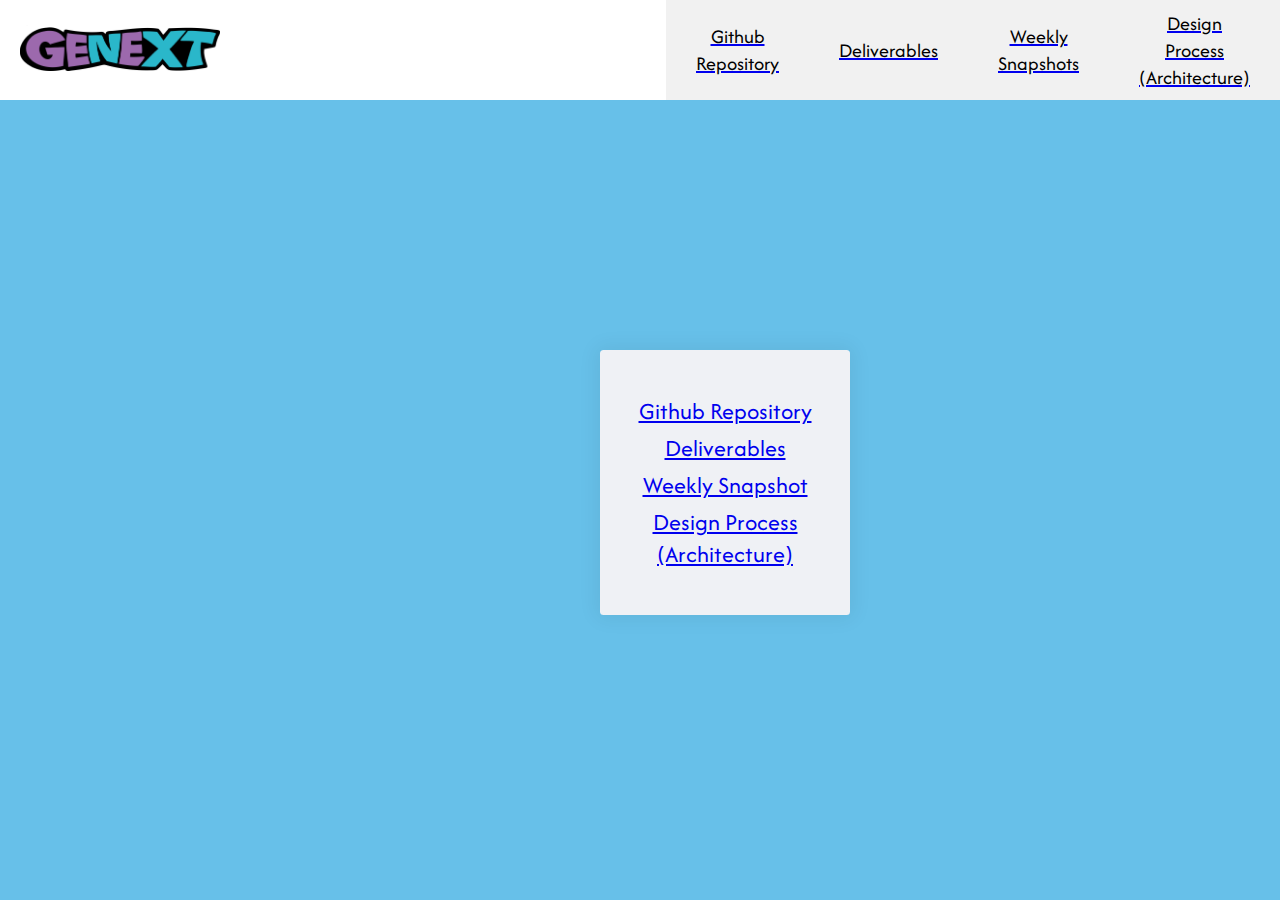
<file: index.html>
<!DOCTYPE html>
<html>

<head>
    <link rel="stylesheet" type="text/css" href="style.css" />
    <link rel="preconnect" href="https://fonts.googleapis.com" />
    <link rel="preconnect" href="https://fonts.gstatic.com" crossorigin />
    <link href="https://fonts.googleapis.com/css2?family=Afacad+Flux:slnt,wght@-14..14,100..1000&display=swap"
        rel="stylesheet" />
    <meta charset="UTF-8" />

    <title>GeNext</title>
</head>

<body>

    <div class="header">


        <a href="index.html"> <img src="Genext.png" class="headerimage"></a>

        <div class="btnholder">

            <a href="https://github.com/Dr-Goober/UniSimSource" target="_blank" class="linkclass">
                <button class="btnclass">
                    Github <br />Repository
                </button>
            </a>

            <a href="deliverables.html" class="linkclass"><button class="btnclass">Deliverables</button></a>
            <a href="snapshot.html" class="linkclass"><button class="btnclass">Weekly<br /> Snapshots</button></a>
            <a href="design.html" class="linkclass"><button
                    class="btnclass">Design<br />Process<br />(Architecture)</button></a>
        </div>
    </div>



    <div class="panelhome">
        <div class="item">

            <a href="https://github.com/Dr-Goober/UniSimSource" target="_blank"
                class="afacad-flux-regular namecenter">Github
                Repository</a>
        </div>

        <div class="item">

            <a href="deliverables.html" class="afacad-flux-regular namecenter">Deliverables</a>

        </div>
        <div class="item">

            <a href="snapshot.html" class="afacad-flux-regular namecenter">Weekly Snapshot</a>

        </div>

        <div class="item">

            <a href="design.html" class="afacad-flux-regular namecenter">Design
                Process (Architecture)</a>

        </div>



    </div>
</body>

</html>
</file>
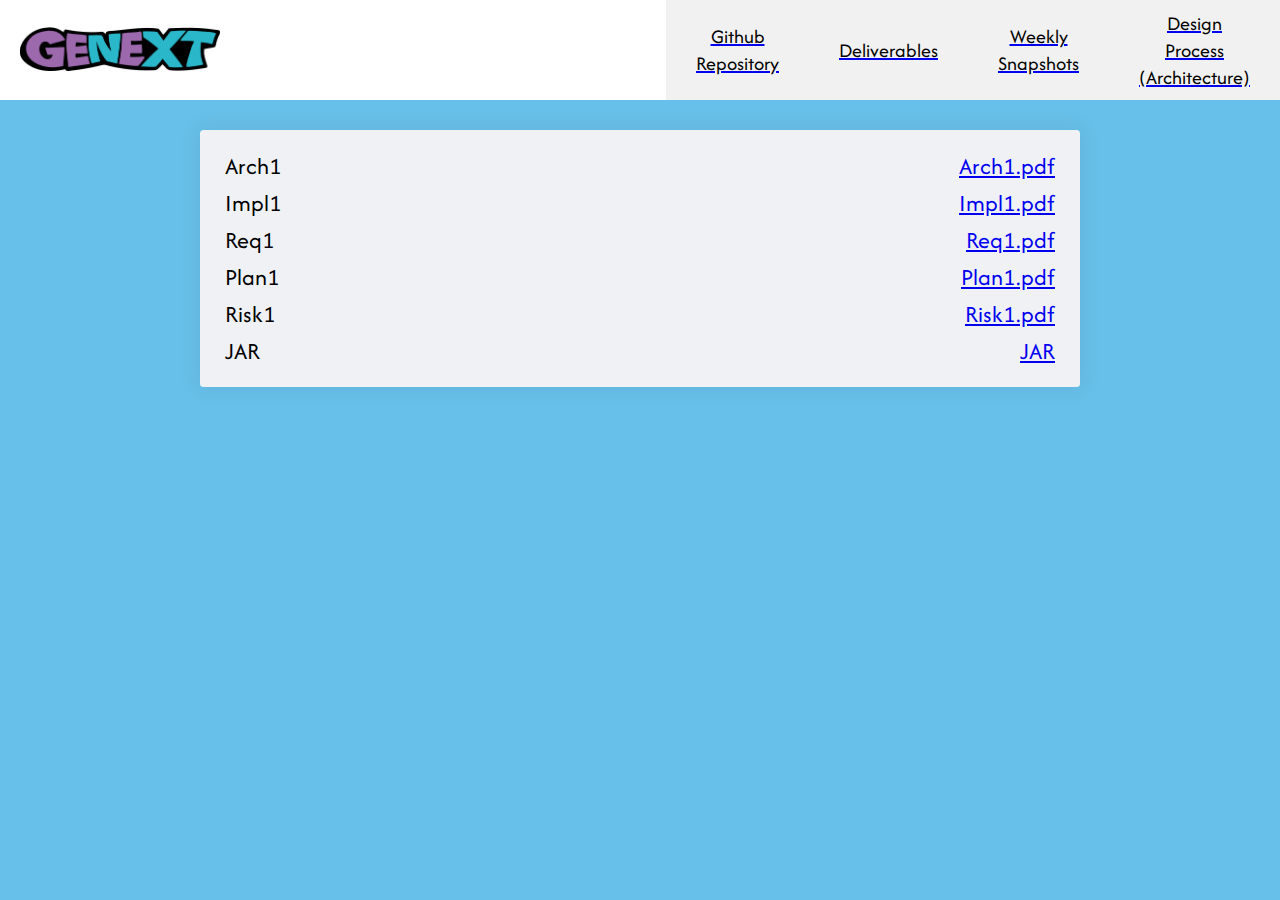
<file: deliverables.html>
<!DOCTYPE html>
<html>

<head>
    <link rel="stylesheet" type="text/css" href="style.css" />
    <link rel="preconnect" href="https://fonts.googleapis.com" />
    <link rel="preconnect" href="https://fonts.gstatic.com" crossorigin />
    <link href="https://fonts.googleapis.com/css2?family=Afacad+Flux:slnt,wght@-14..14,100..1000&display=swap"
        rel="stylesheet" />
    <meta charset="UTF-8" />

    <title>GeNext</title>
</head>

<body>
    <div class="header">


        <a href="index.html"> <img src="Genext.png" class="headerimage"></a>

        <div class="btnholder">

            <a href="https://github.com/Dr-Goober/UniSimSource" target="_blank" class="linkclass">
                <button class="btnclass">
                    Github <br />Repository
                </button>
            </a>

            <a href="deliverables.html" class="linkclass"><button class="btnclass">Deliverables</button></a>
            <a href="snapshot.html" class="linkclass"><button class="btnclass">Weekly<br /> Snapshots</button></a>
            <a href="design.html" class="linkclass"> <button
                    class="btnclass">Design<br />Process<br />(Architecture)</button></a>
        </div>
    </div>

    <div class="panel">
        <div class="item">
            <p class="afacad-flux-regular name">
                Arch1
            </p>
            <a href="pdfs/Arch1.pdf" download target="_blank" class="afacad-flux-regular link">Arch1.pdf</a>

        </div>
        <div class="item">
            <p class="afacad-flux-regular name">
                Impl1
            </p>
            <a href="pdfs/Impl1.pdf" download target="_blank" class="afacad-flux-regular link">Impl1.pdf</a>

        </div>

        <div class="item">
            <p class="afacad-flux-regular name">
                Req1
            </p>
            <a href="pdfs/Req1.pdf" download target="_blank" class="afacad-flux-regular link">Req1.pdf</a>

        </div>

        <div class="item">
            <p class="afacad-flux-regular name">
                Plan1
            </p>
            <a href="pdfs/Plan1.pdf" download target="_blank" class="afacad-flux-regular link">Plan1.pdf</a>


        </div>

        <div class="item">
            <p class="afacad-flux-regular name">
                Risk1
            </p>
            <a href="pdfs/Risk1.pdf" download target="_blank" class="afacad-flux-regular link">Risk1.pdf</a>


        </div>

        <div class="item">
            <p class="afacad-flux-regular name">
                JAR
            </p>
            <a href="UniSimSource.jar" download target="_blank" class="afacad-flux-regular link">JAR</a>


        </div>
    </div>




</body>

</html>
</file>
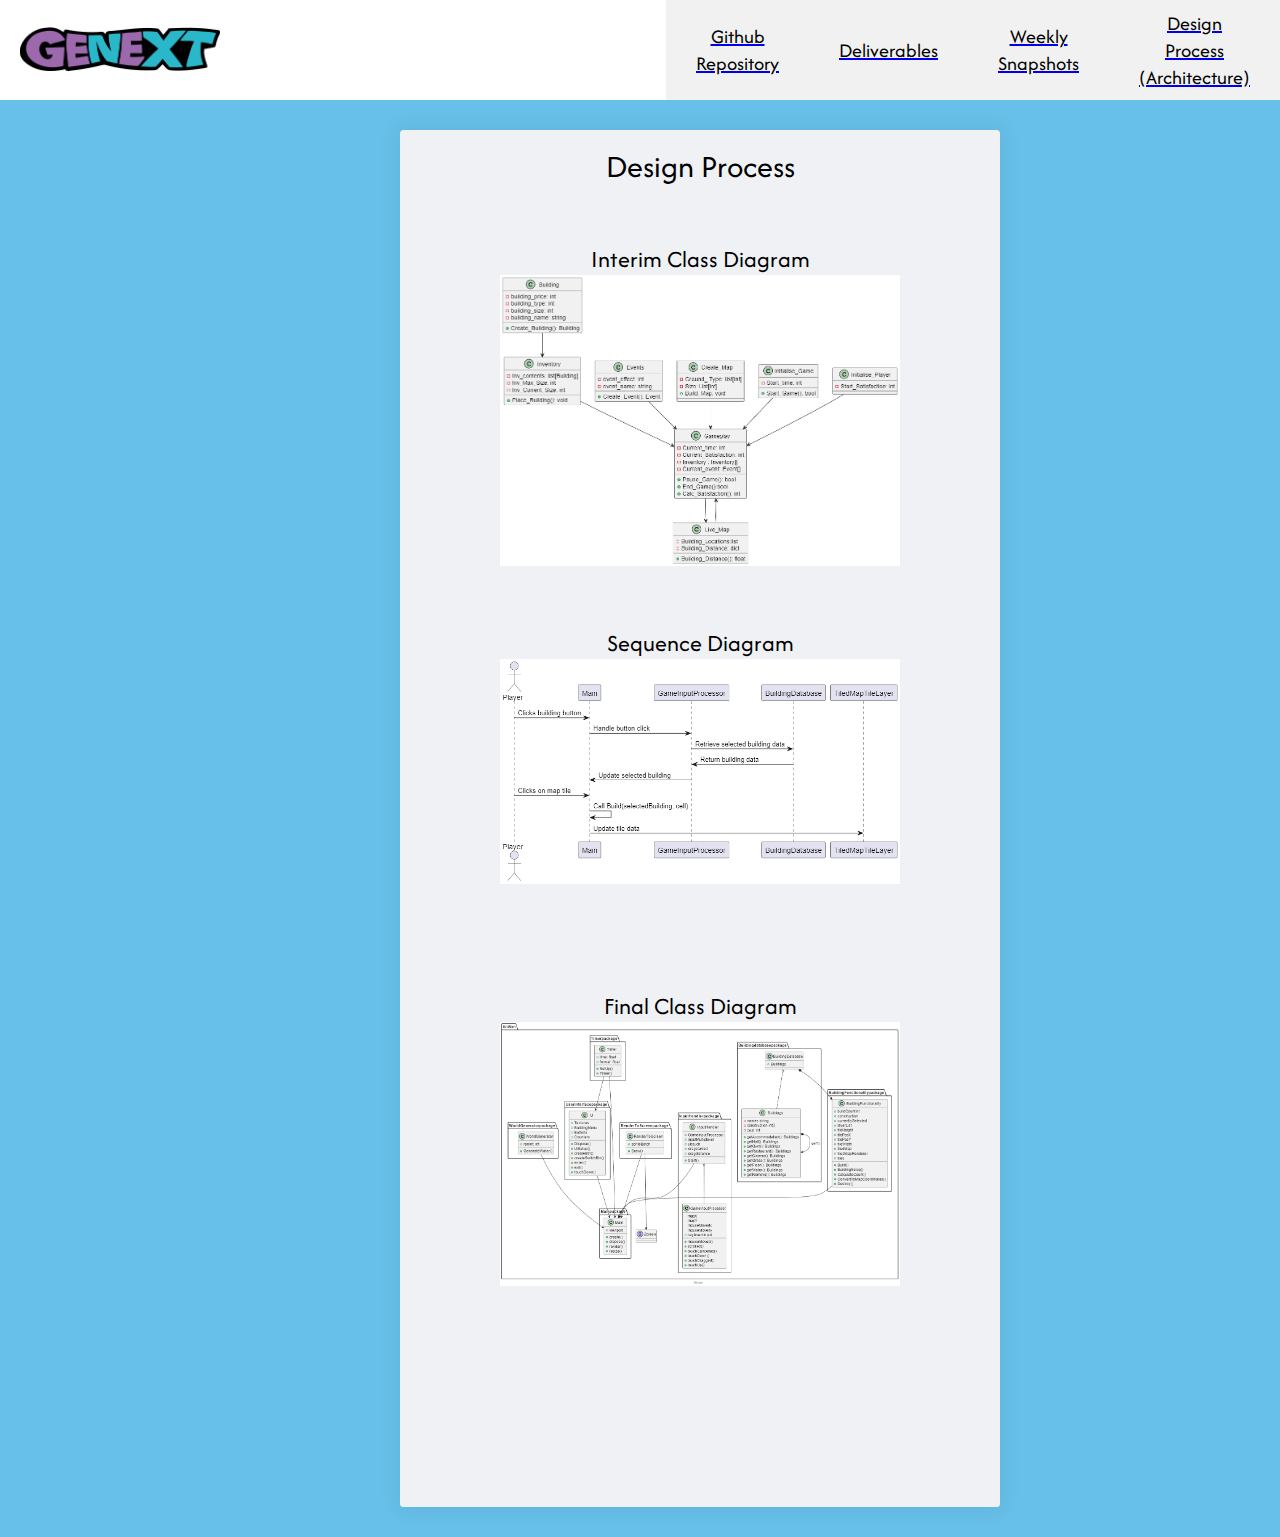
<file: design.html>
<!DOCTYPE html>
<html>

<head>
    <link rel="stylesheet" type="text/css" href="style.css" />
    <link rel="preconnect" href="https://fonts.googleapis.com" />
    <link rel="preconnect" href="https://fonts.gstatic.com" crossorigin />
    <link href="https://fonts.googleapis.com/css2?family=Afacad+Flux:slnt,wght@-14..14,100..1000&display=swap"
        rel="stylesheet" />
    <meta charset="UTF-8" />

    <title>GeNext</title>
</head>

<body>
    <div class="header">


        <a href="index.html"> <img src="Genext.png" class="headerimage"></a>

        <div class="btnholder">

            <a href="https://github.com/Dr-Goober/UniSimSource" target="_blank" class="linkclass">
                <button class="btnclass">
                    Github <br />Repository
                </button>
            </a>

            <a href="deliverables.html" class="linkclass"><button class="btnclass">Deliverables</button></a>
            <a href="snapshot.html" class="linkclass"><button class="btnclass">Weekly<br /> Snapshots</button></a>
            <a href="design.html" class="linkclass"> <button
                    class="btnclass">Design<br />Process<br />(Architecture)</button></a>
        </div>
    </div>

    <div class="imgpanel">

        <h1 class="afacad-flux-regular label">Design Process</h1>

        <div class="imgitem2">

            <p class="afacad-flux-regular label">Interim Class Diagram</p>

            <img src="images\picture1.png" class="imageclassdesign">






            <div class="imgitem2">

                <p class="afacad-flux-regular label">Sequence Diagram</p>

                <img src="images\picture2.png" class="imageclassdesign">



            </div>

            <div class="imgitem2">

                <p class="afacad-flux-regular label">Final Class Diagram</p>

                <img src="images\picture3.png" class="imageclassdesign">



            </div>

        </div>


</body>

</html>
</file>
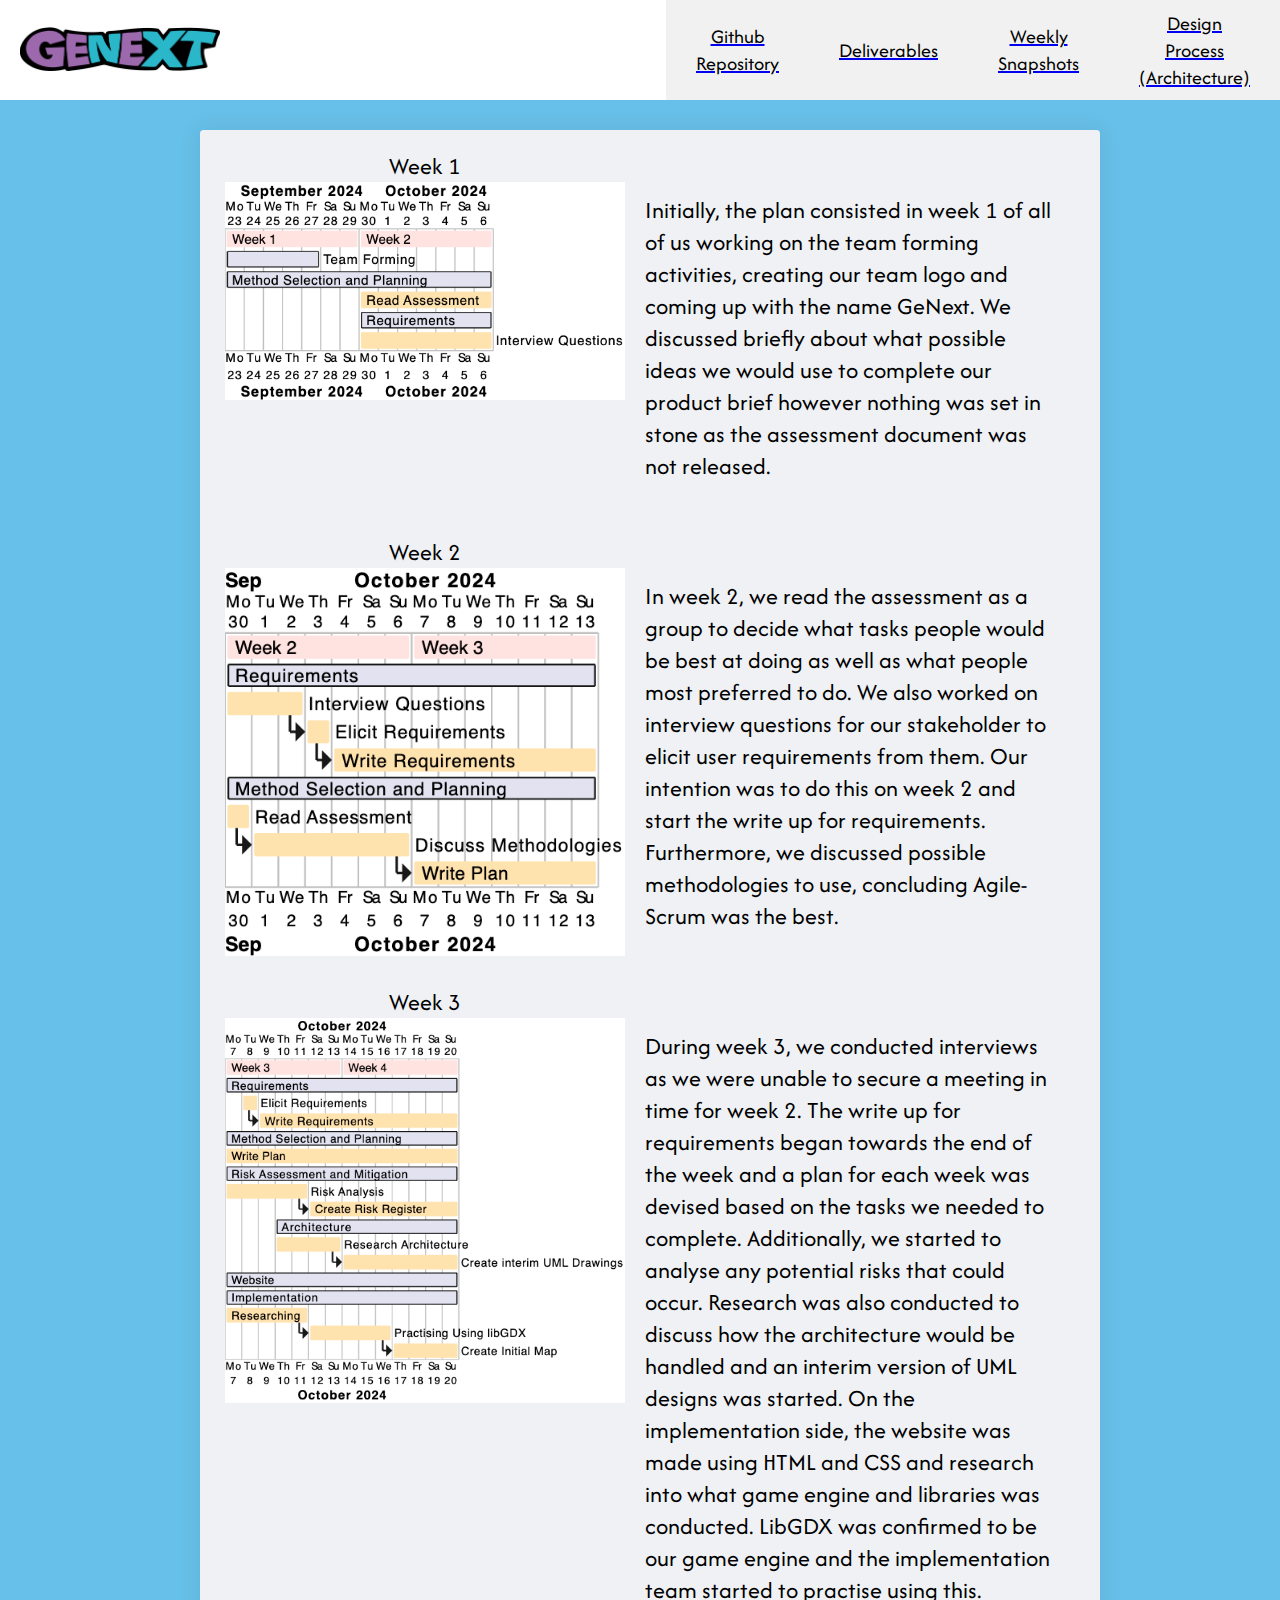
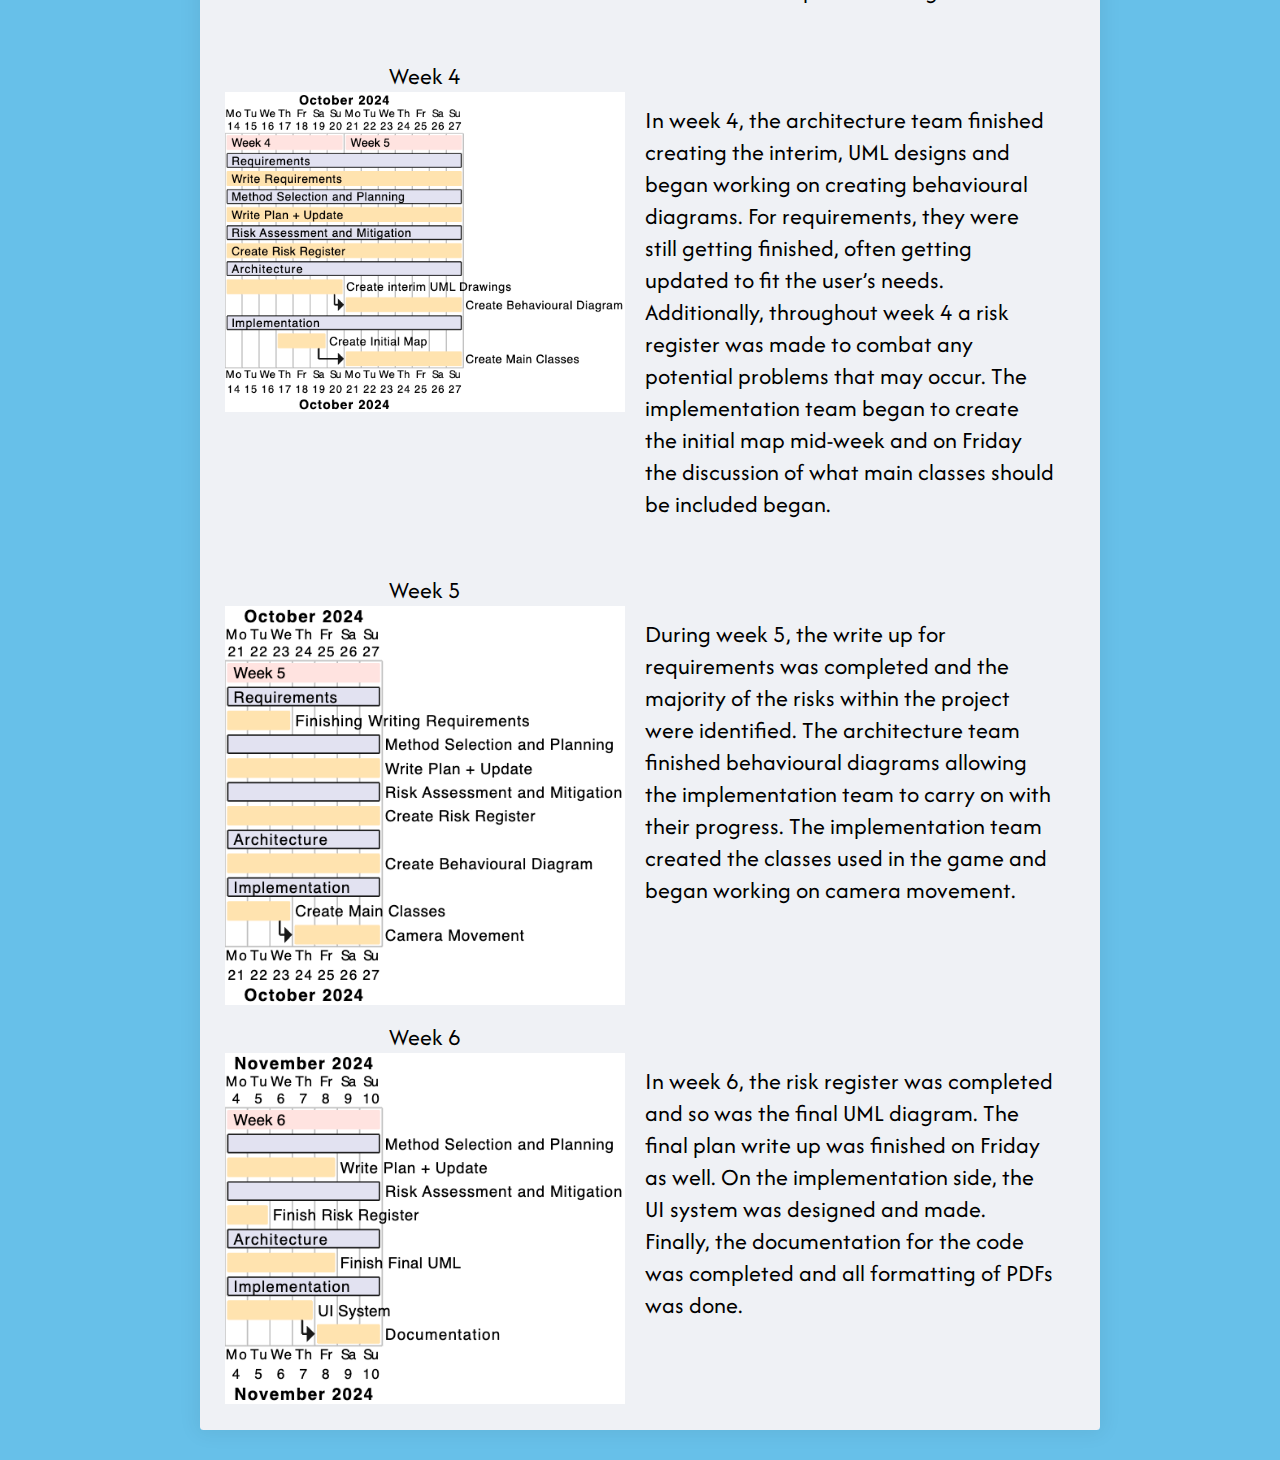
<file: snapshot.html>
<!DOCTYPE html>
<html>

<head>
    <link rel="stylesheet" type="text/css" href="style.css" />
    <link rel="preconnect" href="https://fonts.googleapis.com" />
    <link rel="preconnect" href="https://fonts.gstatic.com" crossorigin />
    <link href="https://fonts.googleapis.com/css2?family=Afacad+Flux:slnt,wght@-14..14,100..1000&display=swap"
        rel="stylesheet" />
    <meta charset="UTF-8" />

    <title>GeNext</title>
</head>

<body>
    <div class="header">


        <a href="index.html"> <img src="Genext.png" class="headerimage"></a>

        <div class="btnholder">

            <a href="https://github.com/Dr-Goober/UniSimSource" target="_blank" class="linkclass">
                <button class="btnclass">
                    Github <br />Repository
                </button>
            </a>

            <a href="deliverables.html" class="linkclass"><button class="btnclass">Deliverables</button></a>
            <a href="snapshot.html" class="linkclass"><button class="btnclass">Weekly<br /> Snapshots</button></a>
            <a href="design.html" class="linkclass"> <button
                    class="btnclass">Design<br />Process<br />(Architecture)</button></a>
        </div>
    </div>


    <div class="panelgrid">
        <div class="itemgrid">
            <div>
                <p class="afacad-flux-regular title">
                    Week 1
                </p>


                <img src="images/week1.png" class="imageclass">
            </div>
            <div class="imgtext">
                <p class="afacad-flux-regular"> Initially, the plan consisted in week 1 of all of us working on the team
                    forming activities,
                    creating our team logo and
                    coming up with the name GeNext. We discussed briefly about what possible ideas we would use to
                    complete our product
                    brief however nothing was set in stone as the assessment document was not released.</p>
            </div>
        </div>

        <div class="itemgrid">
            <div>
                <p class="afacad-flux-regular title">
                    Week 2
                </p>


                <img src="images/week2.png" class="imageclass">
            </div>
            <div class="imgtext">
                <p class="afacad-flux-regular"> In week 2, we read the assessment as a group to decide what tasks people
                    would be best at doing as well as what people
                    most preferred to do. We also worked on interview questions for our stakeholder to elicit user
                    requirements from them.
                    Our intention was to do this on week 2 and start the write up for requirements. Furthermore, we
                    discussed possible
                    methodologies to use, concluding Agile- Scrum was the best.</p>
            </div>
        </div>

        <div class="itemgrid">
            <div>
                <p class="afacad-flux-regular title">
                    Week 3
                </p>


                <img src="images/week3.png" class="imageclass">
            </div>
            <div class="imgtext">
                <p class="afacad-flux-regular"> During week 3, we conducted interviews as we were unable to secure a
                    meeting in time for week 2. The write up for
                    requirements began towards the end of the week and a plan for each week was devised based on the
                    tasks we needed to
                    complete. Additionally, we started to analyse any potential risks that could occur. Research was
                    also conducted to
                    discuss how the architecture would be handled and an interim version of UML designs was started. On
                    the implementation
                    side, the website was made using HTML and CSS and research into what game engine and libraries was
                    conducted. LibGDX was
                    confirmed to be our game engine and the implementation team started to practise using this.</p>
            </div>
        </div>

        <div class="itemgrid">
            <div>
                <p class="afacad-flux-regular title">
                    Week 4
                </p>


                <img src="images/week4.png" class="imageclass">
            </div>
            <div class="imgtext">
                <p class="afacad-flux-regular"> In week 4, the architecture team finished creating the interim, UML
                    designs and began working on creating behavioural
                    diagrams. For requirements, they were still getting finished, often getting updated to fit the
                    user’s needs.
                    Additionally, throughout week 4 a risk register was made to combat any potential problems that may
                    occur. The
                    implementation team began to create the initial map mid-week and on Friday the discussion of what
                    main classes should be
                    included began.</p>
            </div>
        </div>

        <div class="itemgrid">
            <div>
                <p class="afacad-flux-regular title">
                    Week 5
                </p>


                <img src="images/week5.png" class="imageclass">
            </div>
            <div class="imgtext">
                <p class="afacad-flux-regular"> During week 5, the write up for requirements was completed and the
                    majority of the risks within the project were
                    identified. The architecture team finished behavioural diagrams allowing the implementation team to
                    carry on with their
                    progress. The implementation team created the classes used in the game and began working on camera
                    movement.</p>
            </div>
        </div>

        <div class="itemgrid">
            <div>
                <p class="afacad-flux-regular title">
                    Week 6
                </p>


                <img src="images/week6.png" class="imageclass">
            </div>
            <div class="imgtext">
                <p class="afacad-flux-regular"> In week 6, the risk register was completed and so was the final UML
                    diagram. The final plan write up was finished on
                    Friday as well. On the implementation side, the UI system was designed and made. Finally, the
                    documentation for the code
                    was completed and all formatting of PDFs was done.</p>
            </div>
        </div>

    </div>




</body>

</html>
</file>
<file: style.css>
body{
  margin: 0;
  background-color: #67c0e9;
}
.panel {
  min-width: 600px;
  background-color: #eff1f5;
 
border-radius: 3.5px;
  margin-left: 200px;
  margin-right: 200px;
  vertical-align: middle;
  box-shadow:  0px 0px 20.0px 3.5px rgba(0, 0, 0, 0.058);
  
  margin-top: 30px;
  padding-top: 15px;
  padding-bottom: 15px;
}

.panelgrid {
  display: flex;
 flex-direction: column;
  min-width: 900px;
  background-color: #eff1f5;
 
border-radius: 3.5px;
  margin-left: 200px;
  margin-right: 200px;
  vertical-align: middle;
  box-shadow:  0px 0px 20.0px 3.5px rgba(0, 0, 0, 0.058);
  margin-bottom: 30px;
  margin-top: 30px;
  padding-top: 15px;
  padding-bottom: 15px;
}
.test{
  
}
.panelhome {
  text-align: center;
  min-width: 250px;
  background-color: #eff1f5;
 
border-radius: 3.5px;
  margin-left: 600px;
  margin-right: 600px;
 
  vertical-align: middle;
  box-shadow:  0px 0px 20.0px 3.5px rgba(0, 0, 0, 0.058);
  
  margin-top: 250px;
  padding-top: 40px;
  padding-bottom: 40px;
}

.imgpanel {
  min-width: 600px;
  background-color: #eff1f5;
 
border-radius: 3.5px;
  margin-left: 400px;
  margin-right: 400px;
  vertical-align: middle;
  box-shadow:  0px 0px 20.0px 3.5px rgba(0, 0, 0, 0.058);
  margin-bottom: 30px;
  
  margin-top: 30px;
  padding-top: 15px;
  padding-bottom: 15px;
}

.afacad-flux-regular {
  font-family: "Afacad Flux", arial;
  font-optical-sizing: auto;
  font-weight: 400;
  font-style: normal;
  font-variation-settings: "slnt" 0;
}

.imageclass{
  margin-top: 0;
  padding-top: 0;
  width: 400px;
}


.imageclassdesign{
  margin-top: 0;
  padding-top: 0;
  width: 400px;
  align-self: center;
}

.item {
  
  min-height: 20px;
  
overflow: hidden;
  font-size: 24px;
  margin-left: 5px;
  margin-top: 5px;
  margin-bottom: 5px;
margin-right: 5px;
  padding-left: 20px;
  padding-right: 20px;
}

.itemgrid {
  display: flex;
  flex-direction: row;
  min-height: 20px;
  
overflow: hidden;
  font-size: 24px;
  margin-left: 5px;
  margin-top: 5px;
  margin-bottom: 5px;
margin-right: 5px;
  padding-left: 20px;
  padding-right: 20px;
}

.imgtext{
  
  padding: 20px;
  
  
}

.imgitem {
 
  min-height: 20px;
  
overflow: hidden;
  font-size: 24px;
  margin-left: 5px;
  margin-top: 55px;
  margin-bottom: 100px;
margin-right: 5px;
  padding-left: 20px;
  padding-right: 20px;
}
.imgitem2{
   
  min-height: 20px;
  
overflow: hidden;
  font-size: 24px;
  margin-left: 5px;
  margin-top: 55px;
  margin-bottom: 100px;
margin-right: 5px;
  padding-left: 20px;
  padding-right: 20px;
text-align: center;

}




.name {
  float:left;
    padding: 0;
  margin:0;
  
}
.link {
  float:right;
  padding: 0;
  margin:0;
 
}

.namecenter {
  text-align: center;
  padding-top: 10px;
  padding-bottom: 20px;
  
  padding-top: 50px;
}

.label {
  text-align: center;
  padding: 0;
  margin:0;
 
}
.header{
  width: 100%;
  height: 100px;
  background-color: #ffffff;
  display: flex;
 align-items: center;

}

.headerimage{
  
  margin-left: 20px;
   width:200px
   
   
  }

  .btnclass{
   
  
    background-color: rgb(241, 241, 241);
    
    border: 0;

    font-family: "Afacad Flux", arial;
  font-optical-sizing: auto;
  font-weight: 400;
  font-size: 20px;
  font-style: normal;
  font-variation-settings: "slnt" 0;
  transition-duration: 0.4s;
  padding-right: 30px;
  padding-left: 30px;



  }

  .linkclass{

    display: flex;
    align-items: stretch;
    height: 100%;
  }
  .btnholder{
    margin-left: auto;
    margin-top: 0;
    padding-top: 0;
    min-height: 80px;
    align-items: center;
    justify-content: center;
    display: flex;
    align-items: stretch;
    height: 100%;
  }
  .btnclass:hover{

     background-color: rgb(201, 201, 201); 
  }

  .headerholder{
    height: 100%;
 
    align-items: center;
    width: 450px;

  }

  .title{
padding: 0;
margin: 0;
text-align: center;
  }
</file>
